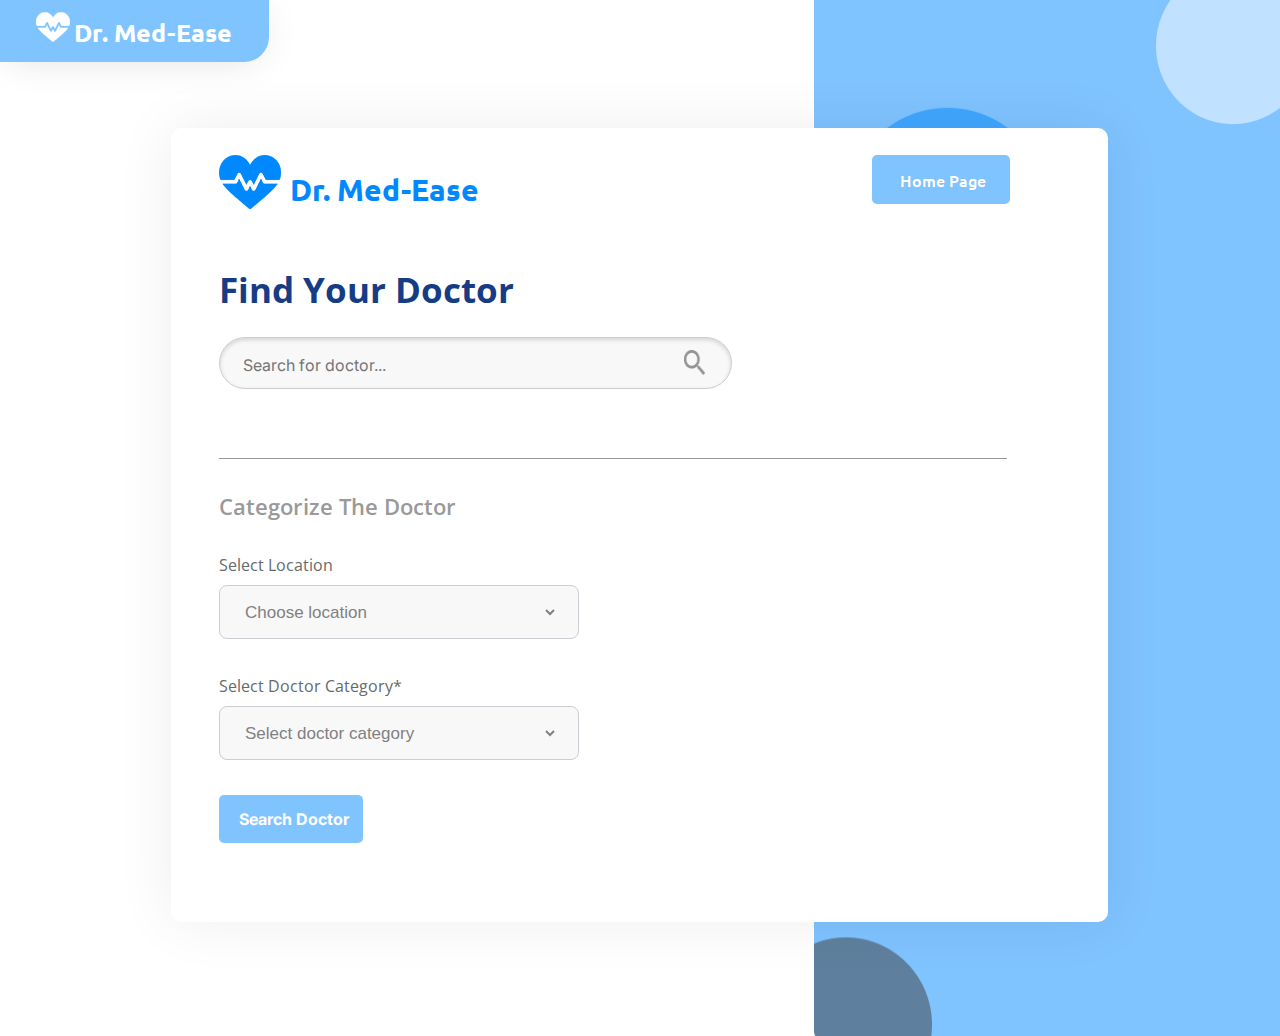
<file: Appointment-form/doctor-filter.html>
<!DOCTYPE html>
<html lang="en">
<head>
  <meta charset="utf-8" />
  <meta name="viewport" content="initial-scale=1, width=device-width" />
  <link rel="stylesheet" href="filter-appointment.css" />
  <link rel="stylesheet" href="filter-global.css" />
  <link rel="stylesheet" href="https://fonts.googleapis.com/css2?family=Ubuntu:wght@500;700&display=swap" />
  <link rel="stylesheet" href="https://fonts.googleapis.com/css2?family=Open Sans:wght@400;600;700&display=swap" />
  <link rel="stylesheet" href="https://fonts.googleapis.com/css2?family=Inter:wght@400;700&display=swap" />
  <style>
    .background-image {
      background-image: url('find-the-nearest-doctor-illustration-vector.jpg');
      background-size: cover;
      background-position: right;
      background-repeat: no-repeat;
      height: 100vh;
      position: absolute;
      top: 0;
      right: 0;
      width: 50%; /* Adjust the width as needed */
      z-index: -1;
    }

    .main-frame {
      position: relative;
      z-index: 1;
    }
  </style>
</head>
<body>
  <div class="doctor-filtering">
    <img class="frame-parent-icon" alt="" src="Background frame.png" />
    <button class="frame-parent">
      <div class="object-wrapper">
        <img class="object-icon" alt="" src="Logo.png" />
      </div>
      <b class="medicust">Dr. Med-Ease</b>
    </button>
    <main class="main-frame">
      <section class="main">
        <div class="search-frame">
          <div class="doctor-frame">
            <div class="object-within-doctor">
              <img class="object-icon1" loading="eager" alt="" src="bluelogo.png" />
              <div class="medicust-text">
                <h2 class="medicust1">Dr. Med-Ease</h2>
              </div>
            </div>
            <button class="all-doctors-text">
              <div class="all-doctors">Home Page</div>
            </button>
          </div>
        </div>
        <div class="frame-for-find-your-doctor">
          <div class="frame-with-buttons">
            <h1 class="find-your-doctor">Find Your Doctor</h1>
            <div class="form-input">
              <input class="search-for-doctor" placeholder="Search for doctor..." type="search" />
              <img class="filter-vector-icon" alt="" src="search.png" />
            </div>
          </div>
        </div>
        <div class="main-frame1">
        
          <div class="frame-label-search"></div>
          <h3 class="categorize-the-doctor">Categorize the Doctor</h3>
          <div class="location-form">
            <div class="email-input-frame">
                
              <!-- Location Dropdown -->
              <div class="form-label-email">
                <label class="form-label" for="location">Select Location</label>
                <div class="form-input1">
                  <select id="location" class="choose-location">
                    <option value="" disabled selected>Choose location</option>
                    <option value="hospital">Hospital</option>
                    <option value="clinic">Clinic</option>
                    <option value="office">Office</option>
                  </select>
                </div>
              </div>

              <!-- Doctor Category Dropdown -->
              <div class="form-label-email1">
                <label class="form-label1" for="doctor-category">Select doctor category*</label>
                <div class="form-input2">
                  <select id="doctor-category" class="select-doctor-category">
                    <option value="" disabled selected >Select doctor category</option>
                    <option value="cardiologist">Cardiologist</option>
                    <option value="dermatologist">Dermatologist</option>
                    <option value="endocrinologist">Endocrinologist</option>
                    <option value="gastroenterologist">Gastroenterologist</option>
                    <option value="hematologist">Hematologist</option>
                    <option value="neurologist">Neurologist</option>
                    <option value="obstetrician-gynecologist">Obstetrician-Gynecologist</option>
                    <option value="oncologist">Oncologist</option>
                    <option value="ophthalmologist">Ophthalmologist</option>
                    <option value="orthopedic-surgeon">Orthopedic Surgeon</option>
                    <option value="pediatrician">Pediatrician</option>
                    <option value="pulmonologist">Pulmonologist</option>
                    <option value="psychiatrist">Psychiatrist</option>
                    <option value="radiologist">Radiologist</option>
                    <option value="rheumatologist">Rheumatologist</option>
                    <option value="urologist">Urologist</option>
                  </select>
                </div>
              </div>

              <!-- Session Dropdown -->
              <!-- <div class="cancel-button">
                <label class="form-label2" for="appointment-session">Select Session*</label>
                <div class="form-input3">
                  <select id="appointment-session" class="select-appointment-session">
                    <option value="" disabled selected>Select Appointment session</option>
                    <option value="morning">Morning</option>
                    <option value="afternoon">Afternoon</option>
                    <option value="evening">Evening</option>
                  </select>
                </div>
              </div> -->

              <!-- Time Input -->
              <!-- <div class="time-selection">
                <label class="form-label3" for="appointment-time">Select Time*</label>
                <div class="form-input4">
                  <input type="time" id="appointment-time" name="appointment-time" required>
                </div>
              </div> -->

              <!-- Search Button -->
              <button class="form-link">
                <b class="search-doctor">Search Doctor</b>
              </button>
            </div>
          </div>
        </div>
        <div class="material-symbolscancel"></div>
      </section>
    </main>
    <!-- Right side with background image -->
  </div>
</body>
</html>
</file>
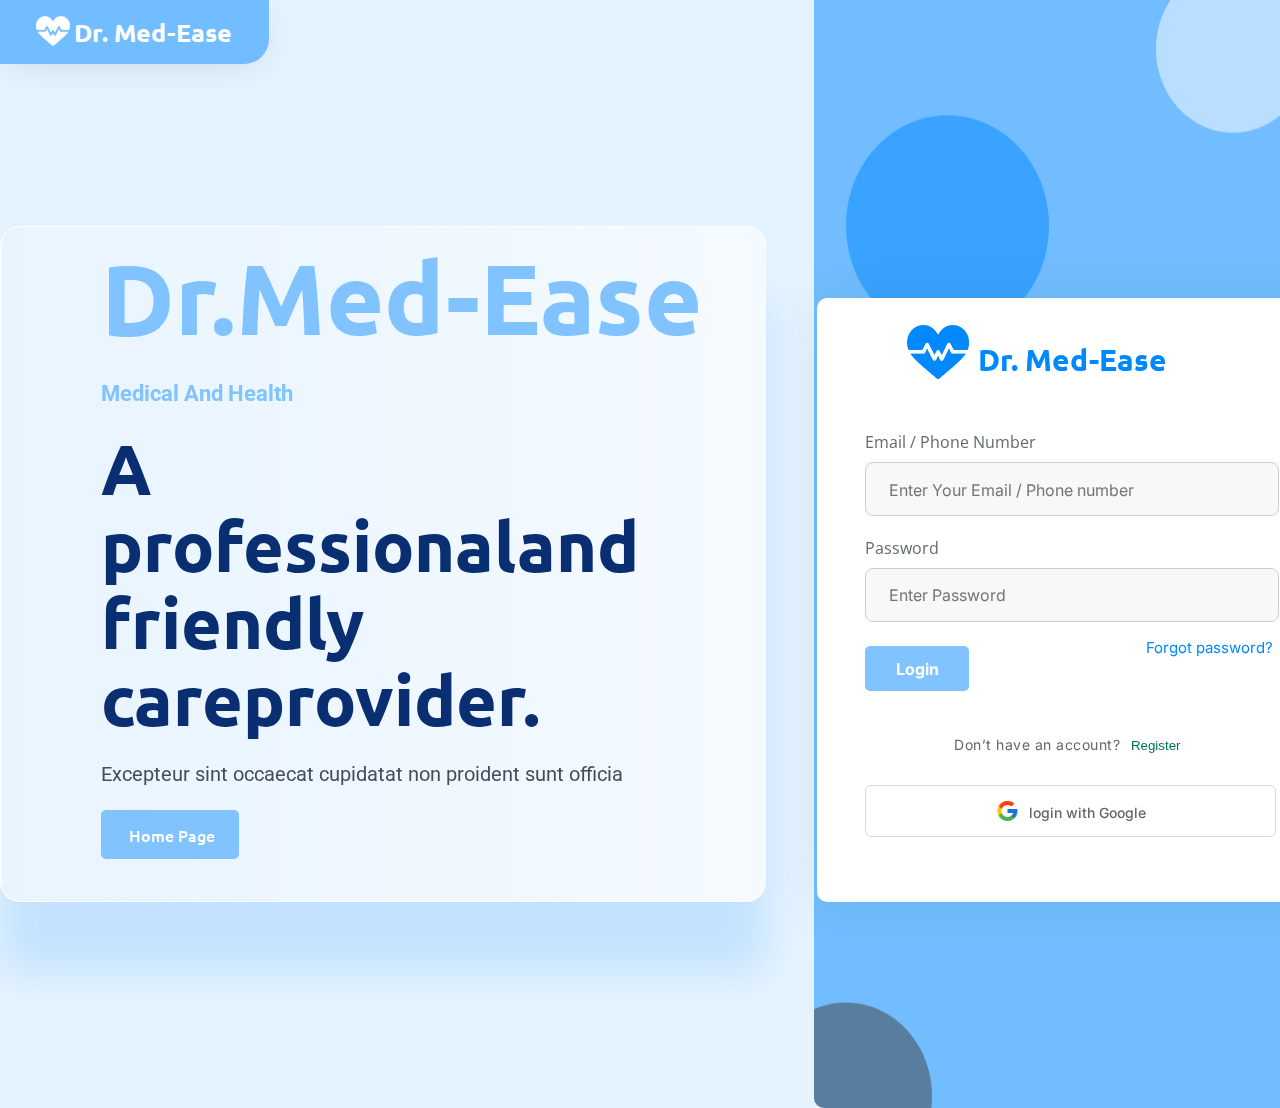
<file: User authentication page/login.html>
<!DOCTYPE html>
<html>
  <head>
    <meta charset="utf-8" />
    <meta name="viewport" content="initial-scale=1, width=device-width" />

    <link rel="stylesheet" href="login-global.css" />
    <link rel="stylesheet" href="login-index.css" />
    <link
      rel="stylesheet"
      href="https://fonts.googleapis.com/css2?family=Ubuntu:wght@500;700&display=swap"
    />
    <link
      rel="stylesheet"
      href="https://fonts.googleapis.com/css2?family=Roboto:wght@400;700&display=swap"
    />
    <link
      rel="stylesheet"
      href="https://fonts.googleapis.com/css2?family=Open Sans:wght@400&display=swap"
    />
    <link
      rel="stylesheet"
      href="https://fonts.googleapis.com/css2?family=Inter:wght@400;500;700&display=swap"
    />
  </head>
  <body>
    <div class="signin">
      <main class="desktop-5">
        <img class="framesignin-icon" alt="" src="Background frame.png" />

        <div class="frame-parent">
          <div class="rectangleinput-parent">
            <div class="rectangleinput"></div>
            <img
              class="object-icon"
              loading="eager"
              alt=""
              src="Logo.png"
            />

            <h3 class="medicust">Dr. Med-Ease</h3>
          </div>
          <div class="frameprofessional">
            <h1 class="a-professional-and">Dr.Med-Ease</h1>
            <div class="texthealthcare">
              <div class="medical-and-health-parent">
                <h3 class="medical-and-health">Medical And Health</h3>
                <h1 class="a-professional-and1">
                  A professionaland friendly careprovider.
                </h1>
                <div class="excepteur-sint-occaecat">
                  Excepteur sint occaecat cupidatat non proident sunt officia
                </div>
                <button class="labelemail">
                  <div class="all-doctors">Home Page</div>
                </button>
              </div>
            </div>
          </div>
        </div>
        <form class="main">
          <div class="inputpassword">
            <div class="linklogin">
              <img
                class="object-icon1"
                loading="eager"
                alt=""
                src="bluelogo.png"
              />

              <div class="email-input-frame">
                <h2 class="medicust1">Dr. Med-Ease</h2>
              </div>
            </div>
          </div>
          <div class="login-link-frame">
            <div class="forgot-pass-link-frame">
              <div class="form-label">Email / Phone number</div>
              <div class="form-input">
                <input
                  class="enter-your-email"
                  placeholder="Enter Your Email / Phone number"
                  type="text"
                />
              </div>
            </div>
            <div class="forgot-pass-link-frame1">
              <div class="form-label1">Password</div>
              <div class="form-input1">
                <input
                  class="enter-password"
                  placeholder="Enter Password"
                  type="password"
                />

              </div>
            </div>
            <div class="google-login-link">
              <div class="frame-login-area">
                <button class="form-link">
                  <b class="login">Login</b>
                </button>
              </div>
              <div class="google-icon-frame">
                <button class="form-link1" >Forgot password?</button>
              </div>
            </div>
          </div>
          <div class="register-frame">
            <div class="button-frame">
              <div class="dont-have-an-container">
                <span class="dont-have-an">Don’t have an account? </span>
                <button class="register">Register</button>
              </div>
              <button class="link">
                <img
                  class="google-iconpng"
                  alt=""
                  src="google-icon.png.png"
                />

                <div class="login-with-google">login with Google</div>
              </button>
            </div>
          </div>
        </form>
      </main>
    </div>
  </body>
</html>
</file>
<file: Appointment-form/filter-appointment.css>
.frame-parent-icon {
    width: 466px;
    position: absolute;
    margin: 0 !important;
    height: 100%;
    top: 0;
    right: 0;
    bottom: 0;
    max-height: 100%;
    overflow: hidden;
  }
 /* Adjust the styles for the time selection */
.time-selection {
    margin-top: 20px; /* Adjust margin as needed */
  }
  
  /* Adjust the width of the time input box */
  .form-input4 input[type="time"] {

    width: 320px;
  }
  
  /* Adjust the text color for the time input */
  .form-input4 input[type="time"] {
    color: #333; /* Change text color as needed */
    background-color: #F8F8F8;
    border: none;
    align-self: stretch;
    border-radius: var(--br-5xs);
    background-color: var(--color-whitesmoke);
    border: 1px solid var(--color-lightgray);
    display: flex;
    flex-direction: row;
    align-items: center;
    justify-content: space-between;
    padding: var(--padding-base) var(--padding-xl) var(--padding-mini)
      var(--padding-2xl);
    gap: var(--gap-xl);
    white-space: nowrap;
    color: var(--color-darkgray);
    font-family: var(--font-inter);
  }
  
  .object-icon {
    width: 33.9px;
    height: 29.5px;
    position: relative;
    object-fit: cover;
  }
  .object-wrapper {
    display: flex;
    flex-direction: column;
    align-items: flex-start;
    justify-content: flex-start;
    padding: 0 0 7px;
  }
  .medicust {
    position: relative;
    font-size: 25px;
    font-family: var(--font-ubuntu);
    color: var(--color-white);
    text-align: left;
  }
  .frame-parent {
    cursor: pointer;
    border: 0;
    padding: var(--padding-xs) 37px var(--padding-smi) 36px;
    background-color: rgba(0, 136, 255, 0.5);
    border-radius: 0 0 25px 0;
    box-shadow: 0 4px 40px -10px rgba(0, 0, 0, 0.15);
    display: flex;
    flex-direction: row;
    align-items: flex-end;
    justify-content: flex-start;
    gap: 4px;
  }
  .object-icon1 {
    height: 54px;
    width: 62px;
    position: relative;
    object-fit: cover;
  }
  .medicust1 {
    margin: 0;
    height: 34px;
    position: relative;
    font-size: inherit;
    font-weight: 700;
    font-family: inherit;
    display: inline-block;
  }
  .medicust-text,
  .object-within-doctor {
    display: flex;
    justify-content: flex-start;
  }
  .medicust-text {
    flex-direction: column;
    align-items: flex-start;
    padding: 0 0 4px;
  }
  .object-within-doctor {
    flex-direction: row;
    align-items: flex-end;
    gap: 9px;
  }
  .all-doctors {
    position: relative;
    font-size: var(--font-size-base);
    font-weight: 500;
    font-family: var(--font-ubuntu);
    color: var(--color-white);
    text-align: center;
  }
  .all-doctors-text {
    cursor: pointer;
    border: 0;
    padding: var(--padding-sm) 24px var(--padding-smi) 28px;
    background-color: #7FC3FF;
    border-radius: var(--br-8xs);
    overflow: hidden;
    display: flex;
    flex-direction: row;
    align-items: center;
    justify-content: center;
    white-space: nowrap;
  }
  .all-doctors-text:hover,
  .form-link:hover {
    background-color: var(--color-cornflowerblue);
  }
  .doctor-frame,
  .search-frame {
    display: flex;
    flex-direction: row;
    align-items: flex-start;
    max-width: 100%;
  }
  .doctor-frame {
    width: 791px;
    justify-content: space-between;
    gap: var(--gap-xl);
  }
  .search-frame {
    align-self: stretch;
    justify-content: flex-start;
    padding: 0 var(--padding-2xl);
    box-sizing: border-box;
    font-family: var(--font-ubuntu);
  }
  .find-your-doctor {
    margin: 0;
    position: relative;
    font-size: inherit;
    line-height: 24px;
    text-transform: capitalize;
    font-weight: 700;
    font-family: inherit;
  }
  .search-for-doctor {
    width: 513px;
    border: 0;
    outline: 0;
    font-family: var(--font-inter);
    font-size: var(--font-size-base);
    background-color: transparent;
    height: 19px;
    position: relative;
    color: var(--color-darkgray);
    text-align: left;
    display: flex;
    align-items: center;
  }
  .filter-vector-icon {
    height: 25px;
    width: 23.1px;
    position: relative;
  }
  .form-input {
    align-self: stretch;
    border-radius: 50px;
    background-color: var(--color-whitesmoke);
    box-shadow: 0 2px 4px rgba(0, 0, 0, 0.15) inset;
    border: 1px solid var(--color-lightgray);
    display: flex;
    flex-direction: row;
    align-items: flex-end;
    justify-content: space-between;
    padding: var(--padding-xs) 25px var(--padding-smi) var(--padding-2xl);
    gap: var(--gap-xl);
  }
  .frame-for-find-your-doctor,
  .frame-with-buttons {
    display: flex;
    align-items: flex-start;
    justify-content: flex-start;
    max-width: 100%;
  }
  .frame-with-buttons {
    width: 513px;
    flex-direction: column;
    gap: var(--gap-16xl);
  }
  .frame-for-find-your-doctor {
    align-self: stretch;
    flex-direction: row;
    padding: 0 var(--padding-2xl);
    box-sizing: border-box;
    font-size: 35px;
    color: #163c86;
  }
  .frame-label-search {
    width: 788px;
    height: 1px;
    position: relative;
    border-top: 1px solid var(--color-darkgray);
    box-sizing: border-box;
    max-width: 100%;
  }
  .categorize-the-doctor,
  .form-label {
    position: relative;
    line-height: 24px;
    text-transform: capitalize;
  }
  .categorize-the-doctor {
    margin: 0;
    font-size: inherit;
    font-weight: 600;
    font-family: inherit;
  }
  .form-label {
    width: 214.1px;
    display: flex;
    align-items: center;
  }
  .choose-location {
    position: relative;
    white-space: pre-wrap;
  }
  .form-link-search {
    height: 10px;
    width: 17.1px;
    position: relative;
  }
  .form-input1 {
    align-self: stretch;
    border-radius: var(--br-5xs);
    background-color: var(--color-whitesmoke);
    border: 1px solid var(--color-lightgray);
    display: flex;
    flex-direction: row;
    align-items: center;
    justify-content: space-between;
    padding: var(--padding-base) var(--padding-xl) var(--padding-mini)
      var(--padding-2xl);
    gap: var(--gap-xl);
    white-space: nowrap;
    color: var(--color-darkgray);
    font-family: var(--font-inter);
  }
  .form-label-email {
    align-self: stretch;
    display: flex;
    flex-direction: column;
    align-items: flex-start;
    justify-content: flex-start;
    gap: var(--gap-5xs);
  }
  .form-label1 {
    width: 214.1px;
    line-height: 24px;
    text-transform: capitalize;
    display: flex;
    align-items: center;
  }
  .form-label1,
  .select-doctor-category,
  .vector-icon {
    position: relative;
  }
  .select-doctor-category,.choose-location,.select-appointment-session{
    border: none;
    background:none;
    font-size: 17px;
    color: rgb(129, 129, 129);
    width: 2000px;
  
    
    
  }
  .select-doctor-category option{
    font-size: 15px;
    text-align: left;
    border: none;

  }
  .select-doctor-category option:hover{
    font-weight:bold ;
  }
  .vector-icon {
    height: 10px;
    width: 17.1px;
  }
  .form-input2 {
    align-self: stretch;
    border-radius: var(--br-5xs);
    background-color: var(--color-whitesmoke);
    border: 1px solid var(--color-lightgray);
    display: flex;
    flex-direction: row;
    align-items: center;
    justify-content: space-between;
    padding: var(--padding-base) var(--padding-xl) var(--padding-mini)
      var(--padding-2xl);
    gap: var(--gap-xl);
    white-space: nowrap;
    color: var(--color-darkgray);
    font-family: var(--font-inter);
  }
  .form-label-email1 {
    align-self: stretch;
    display: flex;
    flex-direction: column;
    align-items: flex-start;
    justify-content: flex-start;
    gap: var(--gap-5xs);
  }
  /* Drop Down */
  .form-label1{
    align-self: stretch;
    display: flex;
    flex-direction: column;
    align-items: flex-start;
    justify-content: flex-start;
    gap: var(--gap-5xs);
  }
  .search-doctor {
    position: relative;
    font-size: var(--font-size-base);
    line-height: 24px;
    text-transform: capitalize;
    font-family: var(--font-inter);
    color: var(--color-white);
    text-align: center;
  }
  .form-link {
    cursor: pointer;
    border: 0;
    padding: var(--padding-xs) var(--padding-sm) var(--padding-xs)
      var(--padding-xl);
    background-color: #7FC3FF;
    border-radius: var(--br-8xs);
    overflow: hidden;
    display: flex;
    flex-direction: row;
    align-items: center;
    justify-content: flex-end;
    white-space: nowrap;
  }
  .email-input-frame {
    width: 360px;
    display: flex;
    flex-direction: column;
    align-items: flex-start;
    justify-content: flex-start;
    gap: var(--gap-16xl);
    max-width: 100%;
  }
  .form-label2 {
    width: 136.3px;
    line-height: 24px;
    text-transform: capitalize;
    display: flex;
    align-items: center;
  }
  .form-label2,
  .select-appointment-session {
    position: relative;
  }
  .vector-session-icon {
    height: 10px;
    width: 17.1px;
    position: relative;
  }
  .form-input3 {
    align-self: stretch;
    border-radius: var(--br-5xs);
    background-color: var(--color-whitesmoke);
    border: 1px solid var(--color-lightgray);
    display: flex;
    flex-direction: row;
    align-items: center;
    justify-content: space-between;
    padding: var(--padding-base) var(--padding-xl) var(--padding-mini)
      var(--padding-2xl);
    gap: var(--gap-xl);
    white-space: nowrap;
    color: var(--color-darkgray);
    font-family: var(--font-inter);
  }
  .cancel-button,
  .location-form,
  .main-frame1 {
    display: flex;
    align-items: flex-start;
    max-width: 100%;
  }
  .cancel-button {
    width: 360px;
    flex-direction: column;
    justify-content: flex-start;
    gap: var(--gap-5xs);
  }
  .location-form,
  .main-frame1 {
    align-self: stretch;
  }
  .location-form {
    flex-direction: row;
    justify-content: space-between;
    gap: var(--gap-xl);
    font-size: var(--font-size-base);
    color: var(--color-dimgray);
  }
  .main-frame1 {
    flex-direction: column;
    justify-content: flex-start;
    padding: 0 var(--padding-2xl);
    box-sizing: border-box;
    gap: var(--gap-16xl);
    font-size: 22px;
    color: var(--color-darkgray);
  }
  .material-symbolscancel {
    width: 40px;
    height: 40px;
    position: absolute;
    margin: 0 !important;
    top: 0;
    right: -100px;
    overflow: hidden;
    flex-shrink: 0;
  }
  .main {
    width: 937px;
    border-radius: 10px;
    background-color: var(--color-white);
    box-shadow: 0 0 60px rgba(0, 0, 0, 0.07);
    display: flex;
    flex-direction: column;
    align-items: center;
    justify-content: flex-start;
    padding: var(--padding-8xl) var(--padding-8xl) 79px;
    box-sizing: border-box;
    position: relative;
    gap: 69px;
    max-width: 100%;
    z-index: 1;
    text-align: left;
    font-size: 30px;
    color: var(--color-dodgerblue-100);
    font-family: var(--font-open-sans);
  }
  .doctor-filtering,
  .main-frame {
    display: flex;
    align-items: flex-start;
    box-sizing: border-box;
  }
  .main-frame {
    align-self: stretch;
    flex-direction: row;
    justify-content: center;
    padding: 0 var(--padding-xl);
    max-width: 100%;
  }
  .doctor-filtering {
    width: 100%;
    position: relative;
    background-color: var(--color-white);
    overflow: hidden;
    flex-direction: column;
    justify-content: flex-start;
    padding: 0 1px 114px 0;
    gap: 66px;
    letter-spacing: normal;
  }
  @media screen and (max-width: 950px) {
    .main {
      gap: 34px;
    }
  }
  @media screen and (max-width: 925px) {
    .medicust1 {
      font-size: 24px;
    }
    .find-your-doctor {
      font-size: 28px;
      line-height: 19px;
    }
    .location-form {
      flex-wrap: wrap;
    }
    .main {
      padding-top: var(--padding-xl);
      padding-bottom: 51px;
      box-sizing: border-box;
    }
    .doctor-filtering {
      gap: 33px;
    }
  }
  @media screen and (max-width: 700px) {
    .doctor-frame {
      flex-wrap: wrap;
    }
    .frame-with-buttons,
    .main {
      gap: var(--gap-mid);
    }
  }
  @media screen and (max-width: 450px) {
    .medicust {
      font-size: 20px;
    }
    .medicust1 {
      font-size: var(--font-size-lg);
    }
    .object-within-doctor {
      flex-wrap: wrap;
    }
    .find-your-doctor {
      font-size: 21px;
      line-height: 14px;
    }
    .categorize-the-doctor {
      font-size: var(--font-size-lg);
      line-height: 19px;
    }
    .email-input-frame,
    .main-frame1 {
      gap: var(--gap-mid);
    }
    .main {
      padding-bottom: 33px;
      box-sizing: border-box;
    }
    .doctor-filtering {
      gap: 16px;
    }
  }
  .all-doctors-text:hover,.form-link:hover{
    background-color: #0088FF;
  }
</file>
<file: Appointment-form/filter-global.css>
body {
    margin: 0;
    line-height: normal;
  }
  
  :root {
    /* fonts */
    --font-inter: Inter;
    --font-open-sans: "Open Sans";
    --font-ubuntu: Ubuntu;
  
    /* font sizes */
    --font-size-base: 16px;
    --font-size-lg: 18px;
  
    /* Colors */
    --color-white: #fff;
    --color-whitesmoke: #f8f8f8;
    --color-lightgray: #cccdd3;
    --color-darkgray: #999;
    --color-dimgray: #636b6a;
    --color-dodgerblue-100: #0088ff;
    --color-cornflowerblue: #1aa1ff;
  
    /* Gaps */
    --gap-mid: 17px;
    --gap-16xl: 35px;
    --gap-xl: 20px;
    --gap-5xs: 8px;
  
    /* Paddings */
    --padding-xl: 20px;
    --padding-8xl: 27px;
    --padding-2xl: 21px;
    --padding-base: 16px;
    --padding-mini: 15px;
    --padding-xs: 12px;
    --padding-sm: 14px;
    --padding-smi: 13px;
  
    /* Border radiuses */
    --br-5xs: 8px;
    --br-8xs: 5px;
  }
</file>
<file: User authentication page/login-global.css>
body {
  margin: 0;
  line-height: normal;
}

:root {
  /* fonts */
  --font-inter: Inter;
  --font-open-sans: "Open Sans";
  --font-ubuntu: Ubuntu;
  --font-roboto: Roboto;

  /* font sizes */
  --font-size-sm: 14px;
  --font-size-base: 16px;
  --font-size-11xl: 30px;
  --font-size-lg: 18px;

  /* Colors */
  --color-white: #fff;
  --color-dodgerblue-100: #0088ff;
  --color-darkgray-100: #999;
  --color-dimgray-100: #636b6a;
  --color-dimgray-200: #666;
  --color-whitesmoke: #f8f8f8;
  --color-lightgray: #cccdd3;
  --color-lightskyblue: #80c3ff;

  /* Gaps */
  --gap-32xl: 51px;
  --gap-25xl: 44px;
  --gap-5xs: 8px;
  --gap-143xl: 162px;
  --gap-24xl: 43px;

  /* Paddings */
  --padding-8xl: 27px;
  --padding-xl: 20px;
  --padding-23xl: 42px;
  --padding-5xl: 24px;
  --padding-smi: 13px;
  --padding-12xl: 31px;
  --padding-mini: 15px;
  --padding-2xl: 21px;
  --padding-base: 16px;

  /* Border radiuses */
  --br-3xs: 10px;
  --br-8xs: 5px;
  --br-5xs: 8px;
}
</file>
<file: User authentication page/login-index.css>
.framesignin-icon,
.rectangleinput {
  height: 100%;
  position: absolute;
  margin: 0 !important;
  top: 0;
  right: 0;
  bottom: 0;
}
.framesignin-icon {
  width: 466px;
  border-radius: 0 0 0 var(--br-3xs);
  max-height: 100%;
  overflow: hidden;
  flex-shrink: 0;
  z-index: 1;
}
.rectangleinput {
  width: 100%;
  left: 0;
  border-radius: 0 0 25px 0;
  background-color: rgba(0, 136, 255, 0.5);
  box-shadow: 0 4px 40px -10px rgba(0, 0, 0, 0.15);
}
.medicust,
.object-icon {
  position: relative;
  z-index: 1;
}
.object-icon {
  height: 29.5px;
  width: 33.9px;
  object-fit: cover;
  min-height: 30px;
}
.medicust {
  margin: 0;
  font-size: inherit;
  font-weight: 700;
  font-family: inherit;
}
.rectangleinput-parent {
  display: flex;
  flex-direction: row;
  align-items: flex-start;
  justify-content: flex-start;
  padding: var(--padding-base) 37px var(--padding-mini) 36px;
  position: relative;
  gap: 4px;
  white-space: nowrap;
}
.a-professional-and {
  align-self: stretch;
  font-size: inherit;
  line-height: 77px;
  font-family: inherit;
}
.a-professional-and,
.a-professional-and1,
.medical-and-health {
  margin: 0;
  position: relative;
  font-weight: 700;
}
.medical-and-health {
  width: 222px;
  font-size: inherit;
  line-height: 28px;
  font-family: inherit;
  display: inline-block;
}
.a-professional-and1 {
  align-self: stretch;
  font-size: 70px;
  line-height: 77px;
  font-family: var(--font-ubuntu);
  color: #0a2e72;
}
.excepteur-sint-occaecat {
  width: 552px;
  position: relative;
  font-size: 20px;
  line-height: 28px;
  color: #454d5d;
  display: inline-block;
  max-width: 100%;
}
.all-doctors {
  position: relative;
  font-size: var(--font-size-base);
  font-weight: 500;
  font-family: var(--font-ubuntu);
  color: var(--color-white);
  text-align: center;
}
.labelemail {
  cursor: pointer;
  border: 0;
  padding: 14px var(--padding-5xl) var(--padding-smi) 28px;
  background-color: var(--color-lightskyblue);
  border-radius: var(--br-8xs);
  overflow: hidden;
  display: flex;
  flex-direction: row;
  align-items: center;
  justify-content: center;
  white-space: nowrap;
}
.labelemail:hover {
  background-color: #0088FF;
}
.medical-and-health-parent {
  flex: 1;
  flex-direction: column;
  align-items: flex-start;
  gap: 22px;
}
.frame-parent,
.frameprofessional,
.medical-and-health-parent,
.texthealthcare {
  display: flex;
  justify-content: flex-start;
  max-width: 100%;
}
.texthealthcare {
  align-self: stretch;
  flex-direction: row;
  align-items: flex-start;
  padding: 0 var(--padding-smi) 0 0;
  box-sizing: border-box;
  font-size: 22px;
  font-family: var(--font-roboto);
}
.frame-parent,
.frameprofessional {
  flex-direction: column;
}
.frameprofessional {
  align-self: stretch;
  border-radius: 20px;
  background: linear-gradient(
    90deg,
    rgba(255, 255, 255, 0.14),
    rgba(255, 255, 255, 0.6)
  );
  box-shadow: 0 70px 40px rgba(0, 136, 255, 0.15);
  backdrop-filter: blur(19.03px);
  border: 1px solid var(--color-white);
  box-sizing: border-box;
  overflow: hidden;
  align-items: center;
  padding: 33px 63px var(--padding-23xl) 100px;
  gap: var(--gap-24xl);
  mix-blend-mode: normal;
  flex-shrink: 0;
  z-index: 1;
  font-size: 100px;
  color: var(--color-lightskyblue);
}
.frame-parent {
  width: 766px;
  align-items: flex-start;
  gap: var(--gap-143xl);
  min-width: 766px;
}
.object-icon1 {
  height: 54px;
  width: 62px;
  position: relative;
  object-fit: cover;
}
.medicust1 {
  margin: 0;
  height: 34px;
  position: relative;
  font-size: var(--font-size-11xl);
  font-weight: 700;
  font-family: var(--font-ubuntu);
  color: var(--color-dodgerblue-100);
  text-align: left;
  display: inline-block;
}
.email-input-frame {
  display: flex;
  flex-direction: column;
  align-items: flex-start;
  justify-content: flex-start;
  padding: 0 0 4px;
}
.inputpassword,
.linklogin {
  display: flex;
  flex-direction: row;
  justify-content: flex-start;
}
.linklogin {
  align-items: flex-end;
  gap: 9px;
}
.inputpassword {
  width: 330px;
  height: 61px;
  align-items: flex-start;
  max-width: 100%;
}
.enter-your-email,
.form-label {
  font-size: var(--font-size-base);
  position: relative;
  text-align: left;
}
.form-label {
  line-height: 24px;
  text-transform: capitalize;
  font-family: var(--font-open-sans);
  color: var(--color-dimgray-100);
  white-space: pre-wrap;
}
.enter-your-email {
  width: 248px;
  border: 0;
  outline: 0;
  font-family: var(--font-inter);
  background-color: transparent;
  height: 19px;
  color: var(--color-darkgray-100);
  display: flex;
  align-items: center;
}
.forgot-pass-link-frame,
.form-input {
  align-self: stretch;
  display: flex;
  justify-content: flex-start;
}
.form-input {
  border-radius: var(--br-5xs);
  background-color: var(--color-whitesmoke);
  border: 1px solid var(--color-lightgray);
  flex-direction: row;
  align-items: center;
  padding: var(--padding-base) var(--padding-2xl) var(--padding-mini);
}
.forgot-pass-link-frame {
  height: 91px;
  flex-direction: column;
  align-items: flex-start;
  gap: var(--gap-5xs);
}
.enter-password,
.form-label1 {
  font-size: var(--font-size-base);
  position: relative;
  text-align: left;
}
.form-label1 {
  line-height: 24px;
  text-transform: capitalize;
  font-family: var(--font-open-sans);
  color: var(--color-dimgray-100);
}
.enter-password {
  width: 118.6px;
  border: 0;
  outline: 0;
  font-family: var(--font-inter);
  background-color: transparent;
  height: 20px;
  color: var(--color-darkgray-100);
  display: flex;
  align-items: center;
}
.forgot-pass-link-frame1,
.form-input1 {
  align-self: stretch;
  display: flex;
  justify-content: flex-start;
}
.form-input1 {
  border-radius: var(--br-5xs);
  background-color: var(--color-whitesmoke);
  border: 1px solid var(--color-lightgray);
  flex-direction: row;
  align-items: center;
  padding: var(--padding-mini) var(--padding-2xl);
}
.forgot-pass-link-frame1 {
  flex-direction: column;
  align-items: flex-start;
  gap: var(--gap-5xs);
}
.login {
  position: relative;
  font-size: var(--font-size-base);
  line-height: 24px;
  text-transform: capitalize;
  font-family: var(--font-inter);
  color: var(--color-white);
  text-align: center;
}
.form-link {
  cursor: pointer;
  border: 0;
  padding: 11px 30px 10px var(--padding-12xl);
  background-color: var(--color-dodgerblue-100);
  border-radius: var(--br-8xs);
  overflow: hidden;
  display: flex;
  flex-direction: row;
  align-items: center;
  justify-content: center;
  background-color: #80C3FF;
}
.form-link:hover {
  background-color: #0088FF;
}
.frame-login-area {
  display: flex;
  flex-direction: column;
  align-items: flex-start;
  justify-content: flex-start;
  padding: 9px 0 0;
}
.form-link1 {
  position: relative;
  font-size: 15px;
  line-height: 19px;
  font-family: var(--font-inter);
  color: var(--color-dodgerblue-100);
  text-align: left;
  border: none;
  background: none;
  cursor: pointer;
}
.google-icon-frame {
  background-color: var(--color-white);
  display: flex;
  flex-direction: row;
  align-items: center;
  justify-content: center;
  white-space: nowrap;
}
.google-login-link,
.login-link-frame {
  align-self: stretch;
  display: flex;
  flex-direction: row;
  align-items: flex-start;
  justify-content: space-between;
  gap: 20px;
}
.login-link-frame {
  flex-direction: column;
  justify-content: flex-start;
  gap: 15px;
}
.dont-have-an {
  color: var(--color-dimgray-200);
}
.register {
  color: #00715d;
  border: none;
  background: none;
  cursor: pointer;
}
.dont-have-an-container {
  position: relative;
  font-size: var(--font-size-sm);
  letter-spacing: 0.5px;
  line-height: 20px;
  font-family: var(--font-inter);
  text-align: center;
}
.google-iconpng {
  height: 24px;
  width: 24px;
  position: relative;
  overflow: hidden;
  flex-shrink: 0;
  object-fit: cover;
  min-height: 24px;
}
.login-with-google {
  position: relative;
  font-size: var(--font-size-sm);
  line-height: 21px;
  font-weight: 500;
  font-family: var(--font-inter);
  color: var(--color-dimgray-200);
  text-align: center;
}
.link {
  cursor: pointer;
  border: 1px solid rgba(168, 168, 168, 0.42);
  padding: var(--padding-smi) var(--padding-xl);
  background-color: transparent;
  align-self: stretch;
  border-radius: 6px;
  display: flex;
  flex-direction: row;
  align-items: flex-end;
  justify-content: center;
  gap: 10px;
  white-space: nowrap;
}
.link:hover {
  background-color: rgba(117, 117, 117, 0.09);
  border: 1px solid rgba(117, 117, 117, 0.42);
  box-sizing: border-box;
}
.button-frame,
.main,
.register-frame {
  display: flex;
  justify-content: flex-start;
  max-width: 100%;
}
.button-frame {
  flex: 1;
  flex-direction: column;
  align-items: center;
  gap: 30px;
}
.main,
.register-frame {
  box-sizing: border-box;
}
.register-frame {
  align-self: stretch;
  flex-direction: row;
  align-items: flex-start;
  padding: 0 3px 0 0;
}
.main {
  margin: 0;
  width: 507px;
  border-radius: var(--br-3xs);
  background-color: var(--color-white);
  box-shadow: 0 0 60px rgba(0, 0, 0, 0.07);
  flex-direction: column;
  align-items: center;
  padding: var(--padding-8xl) 45px 65px 48px;
  gap: var(--gap-25xl);
  min-width: 507px;
  z-index: 2;
}
.desktop-5,
.signin {
  position: relative;
  overflow: hidden;
  display: flex;
  flex-direction: row;
}
.desktop-5 {
  flex: 1;
  background-color: rgba(0, 136, 255, 0.1);
  align-items: flex-end;
  justify-content: flex-start;
  padding: 0 0 206px;
  box-sizing: border-box;
  gap: var(--gap-32xl);
  max-width: 100%;
  text-align: left;
  font-size: 25px;
  color: var(--color-white);
  font-family: var(--font-ubuntu);
}
.signin {
  width: 100%;
  background-color: var(--color-white);
  align-items: center;
  justify-content: center;
  letter-spacing: normal;
}
@media screen and (max-width: 1275px) {
  .frame-parent,
  .main {
    flex: 1;
  }
  .desktop-5 {
    flex-wrap: wrap;
  }
}
@media screen and (max-width: 1100px) {
  .frame-parent {
    min-width: 100%;
  }
  .desktop-5 {
    padding-bottom: 134px;
    box-sizing: border-box;
  }
}
@media screen and (max-width: 750px) {
  .a-professional-and {
    font-size: 50px;
    line-height: 46px;
  }
  .a-professional-and1 {
    font-size: 56px;
    line-height: 62px;
  }
  .frameprofessional {
    padding: var(--padding-2xl) var(--padding-12xl) var(--padding-8xl) 50px;
    box-sizing: border-box;
  }
  .frame-parent {
    gap: var(--gap-143xl);
  }
  .medicust1 {
    font-size: 24px;
  }
  .main {
    gap: var(--gap-25xl);
    padding: var(--padding-xl) 22px var(--padding-23xl) var(--padding-5xl);
    box-sizing: border-box;
    min-width: 100%;
  }
  .desktop-5 {
    gap: var(--gap-32xl);
  }
}
@media screen and (max-width: 450px) {
  .a-professional-and {
    font-size: var(--font-size-11xl);
    line-height: 31px;
  }
  .medical-and-health {
    font-size: var(--font-size-lg);
    line-height: 22px;
  }
  .a-professional-and1 {
    font-size: 42px;
    line-height: 46px;
  }
  .excepteur-sint-occaecat {
    font-size: var(--font-size-base);
    line-height: 22px;
  }
  .frameprofessional {
    gap: var(--gap-24xl);
    padding-left: var(--padding-xl);
    box-sizing: border-box;
  }
  .frame-parent {
    gap: var(--gap-143xl);
  }
  .medicust1 {
    font-size: var(--font-size-lg);
  }
  .google-login-link {
    flex-wrap: wrap;
  }
  .desktop-5 {
    padding-bottom: 87px;
    box-sizing: border-box;
  }
}
</file>
